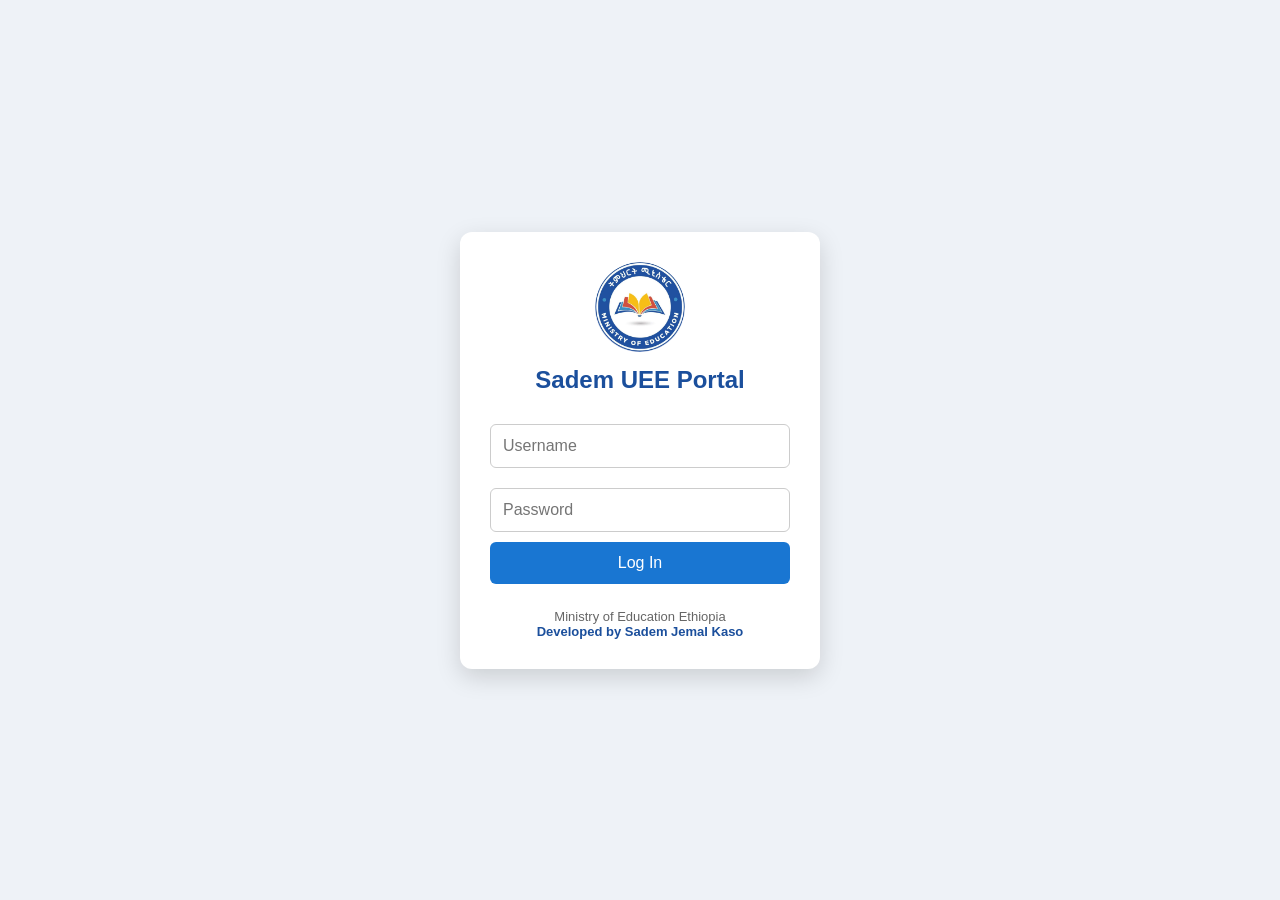
<file: index.html>
<!DOCTYPE html>
<html lang="en">
<head>
<meta charset="UTF-8">
<meta name="viewport" content="width=device-width, initial-scale=1.0">
<title>Sadem UEE Portal</title>

<style>
*{
    margin:0;
    padding:0;
    box-sizing:border-box;
    font-family:Arial,Helvetica,sans-serif;
}

body{
    background:#eef2f7;
    display:flex;
    justify-content:center;
    align-items:center;
    height:100vh;
}

.login-box{
    width:360px;
    background:white;
    border-radius:12px;
    padding:30px;
    text-align:center;
    box-shadow:0 8px 25px rgba(0,0,0,.15);
}

.logo{
    width:90px;
    height:90px;
    border-radius:50%;
    margin-bottom:10px;
}

h2{
    color:#1b4f9c;
    margin-bottom:20px;
}

input{
    width:100%;
    padding:12px;
    margin:10px 0;
    border:1px solid #ccc;
    border-radius:6px;
    font-size:16px;
}

button{
    width:100%;
    padding:12px;
    background:#1976d2;
    color:white;
    border:none;
    border-radius:6px;
    font-size:16px;
    cursor:pointer;
}

button:hover{
    background:#1259a7;
}

.footer{
    margin-top:25px;
    font-size:13px;
    color:#666;
}

.footer b{
    color:#1b4f9c;
}
</style>

</head>

<body>
<div class="login-box">

    <img src="images/logo.jpg" class="logo" alt="MOE Logo">

    <h2>Sadem UEE Portal</h2>

   <input type="text" id="username" placeholder="Username">

<input type="password" id="password" placeholder="Password">

<button onclick="login()">Log In</button>

    <div class="footer">
        <p>Ministry of Education Ethiopia</p>
        <b>Developed by Sadem Jemal Kaso</b>
    </div>

</div>

</div>
<script>
function login() {
    const username = document.getElementById("username").value;
    const password = document.getElementById("password").value;

    if (username === "sadem" && password === "40712972") {
        window.location.href = "dashboard.html";
    } else {
        alert("Invalid Username or Password!");
    }
}
</script>
</body>
</html>
</file>
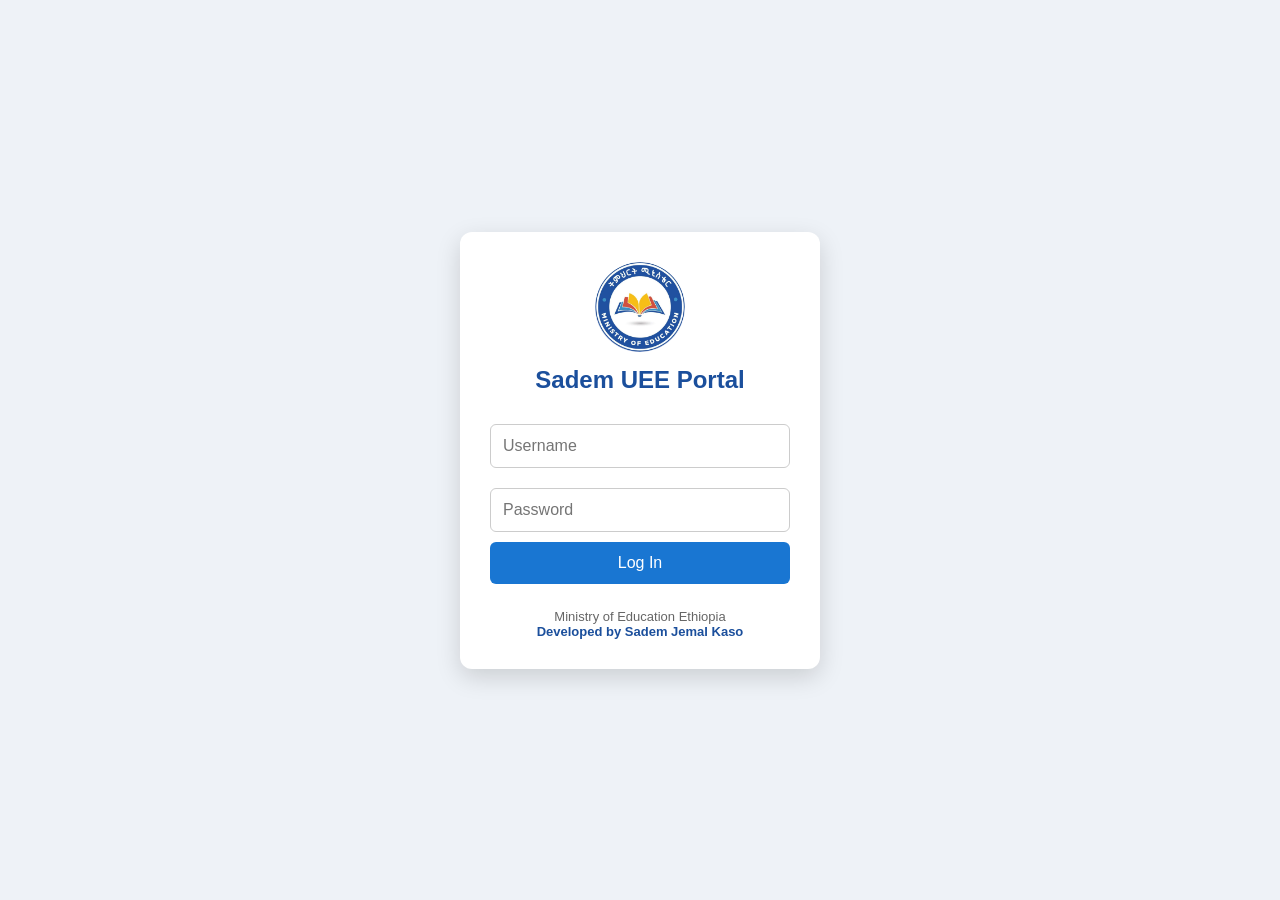
<file: mathemathics/index.html>
<!DOCTYPE html>
<html lang="en">
<head>
<meta charset="UTF-8">
<meta name="viewport" content="width=device-width, initial-scale=1.0">
<title>Sadem UEE Portal</title>

<style>
*{
    margin:0;
    padding:0;
    box-sizing:border-box;
    font-family:Arial,Helvetica,sans-serif;
}

body{
    background:#eef2f7;
    display:flex;
    justify-content:center;
    align-items:center;
    height:100vh;
}

.login-box{
    width:360px;
    background:white;
    border-radius:12px;
    padding:30px;
    text-align:center;
    box-shadow:0 8px 25px rgba(0,0,0,.15);
}

.logo{
    width:90px;
    height:90px;
    border-radius:50%;
    margin-bottom:10px;
}

h2{
    color:#1b4f9c;
    margin-bottom:20px;
}

input{
    width:100%;
    padding:12px;
    margin:10px 0;
    border:1px solid #ccc;
    border-radius:6px;
    font-size:16px;
}

button{
    width:100%;
    padding:12px;
    background:#1976d2;
    color:white;
    border:none;
    border-radius:6px;
    font-size:16px;
    cursor:pointer;
}

button:hover{
    background:#1259a7;
}

.footer{
    margin-top:25px;
    font-size:13px;
    color:#666;
}

.footer b{
    color:#1b4f9c;
}
</style>

</head>

<body>
<div class="login-box">

    <img src="images/logo.jpg" class="logo" alt="MOE Logo">

    <h2>Sadem UEE Portal</h2>

   <input type="text" id="username" placeholder="Username">

<input type="password" id="password" placeholder="Password">

<button onclick="login()">Log In</button>

    <div class="footer">
        <p>Ministry of Education Ethiopia</p>
        <b>Developed by Sadem Jemal Kaso</b>
    </div>

</div>

</div>
<script>
function login() {
    const username = document.getElementById("username").value;
    const password = document.getElementById("password").value;

    if (username === "sadem" && password === "40712972") {
        window.location.href = "dashboard.html";
    } else {
        alert("Invalid Username or Password!");
    }
}
</script>
</body>
</html>
</file>
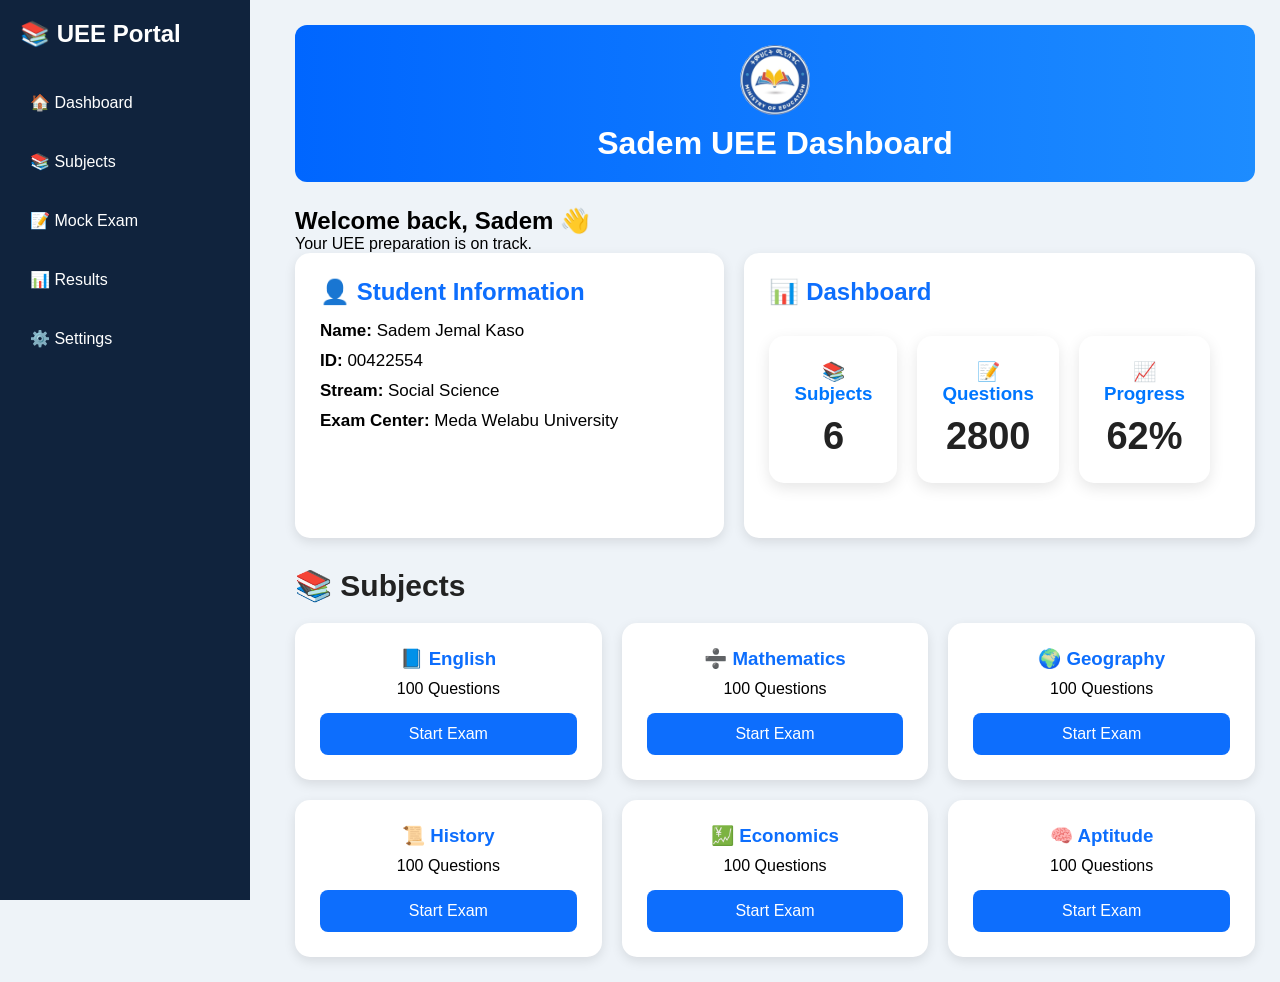
<file: dashboard.html>
<!DOCTYPE html>
<html lang="en">

<head>
<meta charset="UTF-8">
<meta name="viewport" content="width=device-width, initial-scale=1.0">
<title>Sadem UEE Dashboard</title>
<link rel="stylesheet" href="style.css">
</head>

<body>

<div class="sidebar">
    <h2>📚 UEE Portal</h2>

    <ul>
        <li>🏠 Dashboard</li>
        <li>📚 Subjects</li>
        <li>📝 Mock Exam</li>
        <li>📊 Results</li>
        <li>⚙️ Settings</li>
    </ul>
</div>

<div class="main">

<div class="header">

<img src="images/logo.jpg" class="logo" alt="UEE Logo">

<h1>Sadem UEE Dashboard</h1>

</div>

<h2>Welcome back, Sadem 👋</h2>
<p>Your UEE preparation is on track.</p>

<div class="top-cards">

<div class="card">

<h2>👤 Student Information</h2>

<p><b>Name:</b> Sadem Jemal Kaso</p>
<p><b>ID:</b> 00422554</p>
<p><b>Stream:</b> Social Science</p>
<p><b>Exam Center:</b> Meda Welabu University</p>

</div>

<div class="card">

<h2>📊 Dashboard</h2>

<div class="stats">

<div class="stat-card">
<h3>📚 Subjects</h3>
<h1>6</h1>
</div>

<div class="stat-card">
<h3>📝 Questions</h3>
<h1>2800</h1>
</div>

<div class="stat-card">
<h3>📈 Progress</h3>
<h1>62%</h1>
</div>

</div>

</div>

</div>

<h2 class="subject-title">📚 Subjects</h2>

<div class="subjects">

<div class="subject-card">
<h3>📘 English</h3>
<p>100 Questions</p>
<a href="exam/exam.html">
<button>Start Exam</button>
</a>
</div>

<div class="subject-card">
<h3>➗ Mathematics</h3>
<p>100 Questions</p>
<a href="mathematics/exam.html">
<button>Start Exam</button>
</a>
</div>

<div class="subject-card">
<h3>🌍 Geography</h3>
<p>100 Questions</p>
<a href="geography/exam.html">
<button>Start Exam</button>
</a>
</div>

<div class="subject-card">
<h3>📜 History</h3>
<p>100 Questions</p>
<a href="history/exam.html">
<button>Start Exam</button>
</a>
</div>

<div class="subject-card">
<h3>💹 Economics</h3>
<p>100 Questions</p>
<a href="economics/exam.html">
<button>Start Exam</button>
</a>
</div>

<div class="subject-card">
<h3>🧠 Aptitude</h3>
<p>100 Questions</p>
<a href="aptitude/exam.html">
<button>Start Exam</button>
</a>
</div>

</div>

</div>

</body>
</html>
</file>
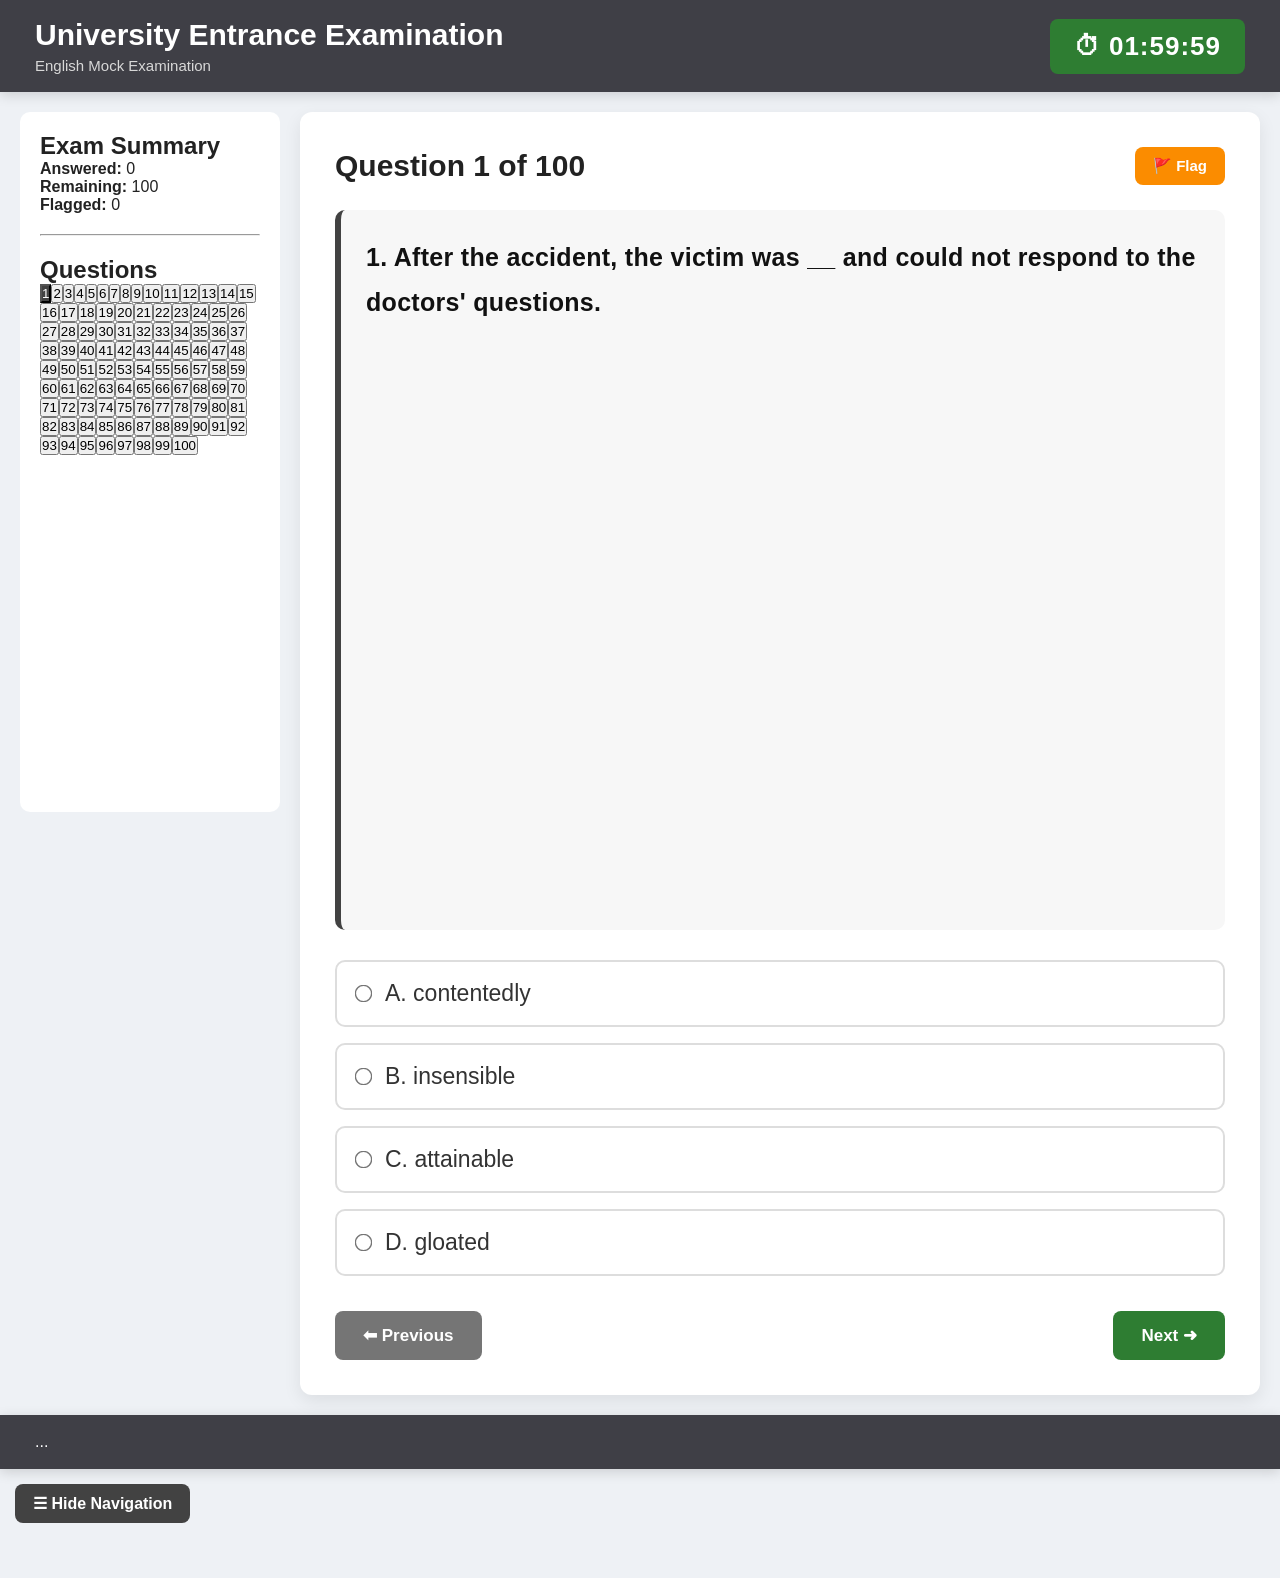
<file: exam.html>
<!DOCTYPE html>
<html lang="en">

<head>

<meta charset="UTF-8">

<meta name="viewport" content="width=device-width, initial-scale=1.0">

<title>UEE Mock Examination</title>

<link rel="stylesheet" href="exam.css">

</head>

<body>

<!-- HEADER -->

<div class="header">

<div>

<h1>University Entrance Examination</h1>

<p>English Mock Examination</p>

</div>

<div class="timer">

⏱ <span id="timer">02:00:00</span>

</div>

</div>


<!-- MAIN -->

<div class="container">


<!-- SIDEBAR -->

<div class="sidebar">

<h2>Exam Summary</h2>

<p><b>Answered:</b> <span id="answered">0</span></p>

<p><b>Remaining:</b> <span id="remaining">100</span></p>

<p><b>Flagged:</b> <span id="flagged">0</span></p>

<hr style="margin:20px 0;">

<h2>Questions</h2>

<div id="questionNumbers" class="question-grid">

<!-- Question buttons created by JavaScript -->

</div>

</div>


<!-- QUESTION PANEL -->

<div class="question-panel">
    <!-- QUESTION HEADER -->

<div class="question-header">

<h2 id="questionNumber">
Question 1 of 100
</h2>

<button class="flag-btn" onclick="toggleFlag()">
🚩 Flag
</button>

</div>


<!-- QUESTION -->

<div class="question-box">

<div class="question" id="questionText">

Question will appear here...

</div>

</div>


<!-- OPTIONS -->

<label class="option">

<input type="radio" name="answer" value="0">

<span id="option0">Option A</span>

</label>


<label class="option">

<input type="radio" name="answer" value="1">

<span id="option1">Option B</span>

</label>


<label class="option">

<input type="radio" name="answer" value="2">

<span id="option2">Option C</span>

</label>


<label class="option">

<input type="radio" name="answer" value="3">

<span id="option3">Option D</span>

</label>


<!-- NAVIGATION -->

<div class="navigation">

<button class="prev-btn" onclick="previousQuestion()">
⬅ Previous
</button>

<div>

<button class="finish-btn" id="finishBtn" onclick="finishExam()">
Finish Exam
</button>

<button class="next-btn" id="nextBtn" onclick="nextQuestion()">
Next ➜
</button>

</div>

</div>

</div>

</div>

<script src="questions.js"></script>

<script src="exam.js"></script>

</body>
<body>

<div class="header">
    ...
</div>

<button id="toggleNav" onclick="toggleSidebar()">
☰ Hide Navigation
</button>

<div class="container">
</html>
</file>
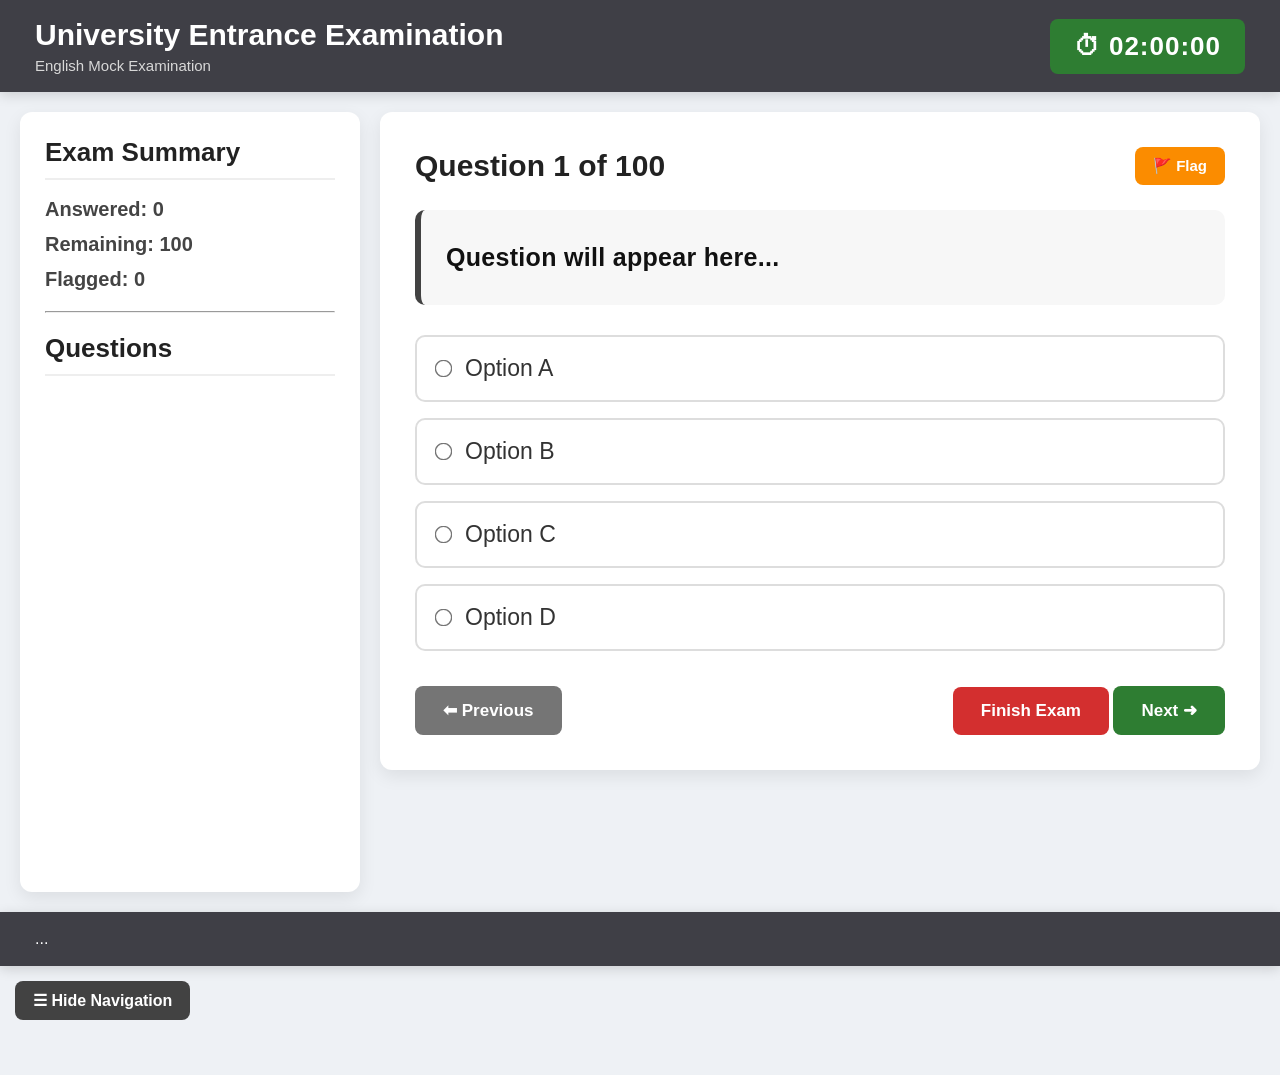
<file: economics/exam.html>
<!DOCTYPE html>
<html lang="en">

<head>

<meta charset="UTF-8">

<meta name="viewport" content="width=device-width, initial-scale=1.0">

<title>UEE Mock Examination</title>

<link rel="stylesheet" href="exam.css">

</head>

<body>

<!-- HEADER -->

<div class="header">

<div>

<h1>University Entrance Examination</h1>

<p>English Mock Examination</p>

</div>

<div class="timer">

⏱ <span id="timer">02:00:00</span>

</div>

</div>


<!-- MAIN -->

<div class="container">


<!-- SIDEBAR -->

<div class="sidebar">

<h2>Exam Summary</h2>

<p><b>Answered:</b> <span id="answered">0</span></p>

<p><b>Remaining:</b> <span id="remaining">100</span></p>

<p><b>Flagged:</b> <span id="flagged">0</span></p>

<hr style="margin:20px 0;">

<h2>Questions</h2>

<div id="questionNumbers" class="question-grid">

<!-- Question buttons created by JavaScript -->

</div>

</div>


<!-- QUESTION PANEL -->

<div class="question-panel">
    <!-- QUESTION HEADER -->

<div class="question-header">

<h2 id="questionNumber">
Question 1 of 100
</h2>

<button class="flag-btn" onclick="toggleFlag()">
🚩 Flag
</button>

</div>


<!-- QUESTION -->

<div class="question-box">

<div class="question" id="questionText">

Question will appear here...

</div>

</div>


<!-- OPTIONS -->

<label class="option">

<input type="radio" name="answer" value="0">

<span id="option0">Option A</span>

</label>


<label class="option">

<input type="radio" name="answer" value="1">

<span id="option1">Option B</span>

</label>


<label class="option">

<input type="radio" name="answer" value="2">

<span id="option2">Option C</span>

</label>


<label class="option">

<input type="radio" name="answer" value="3">

<span id="option3">Option D</span>

</label>


<!-- NAVIGATION -->

<div class="navigation">

<button class="prev-btn" onclick="previousQuestion()">
⬅ Previous
</button>

<div>

<button class="finish-btn" id="finishBtn" onclick="finishExam()">
Finish Exam
</button>

<button class="next-btn" id="nextBtn" onclick="nextQuestion()">
Next ➜
</button>

</div>

</div>

</div>

</div>

<script src="questions.js"></script>

<script src="exam.js"></script>

</body>
<body>

<div class="header">
    ...
</div>

<button id="toggleNav" onclick="toggleSidebar()">
☰ Hide Navigation
</button>

<div class="container">
</html>
</file>
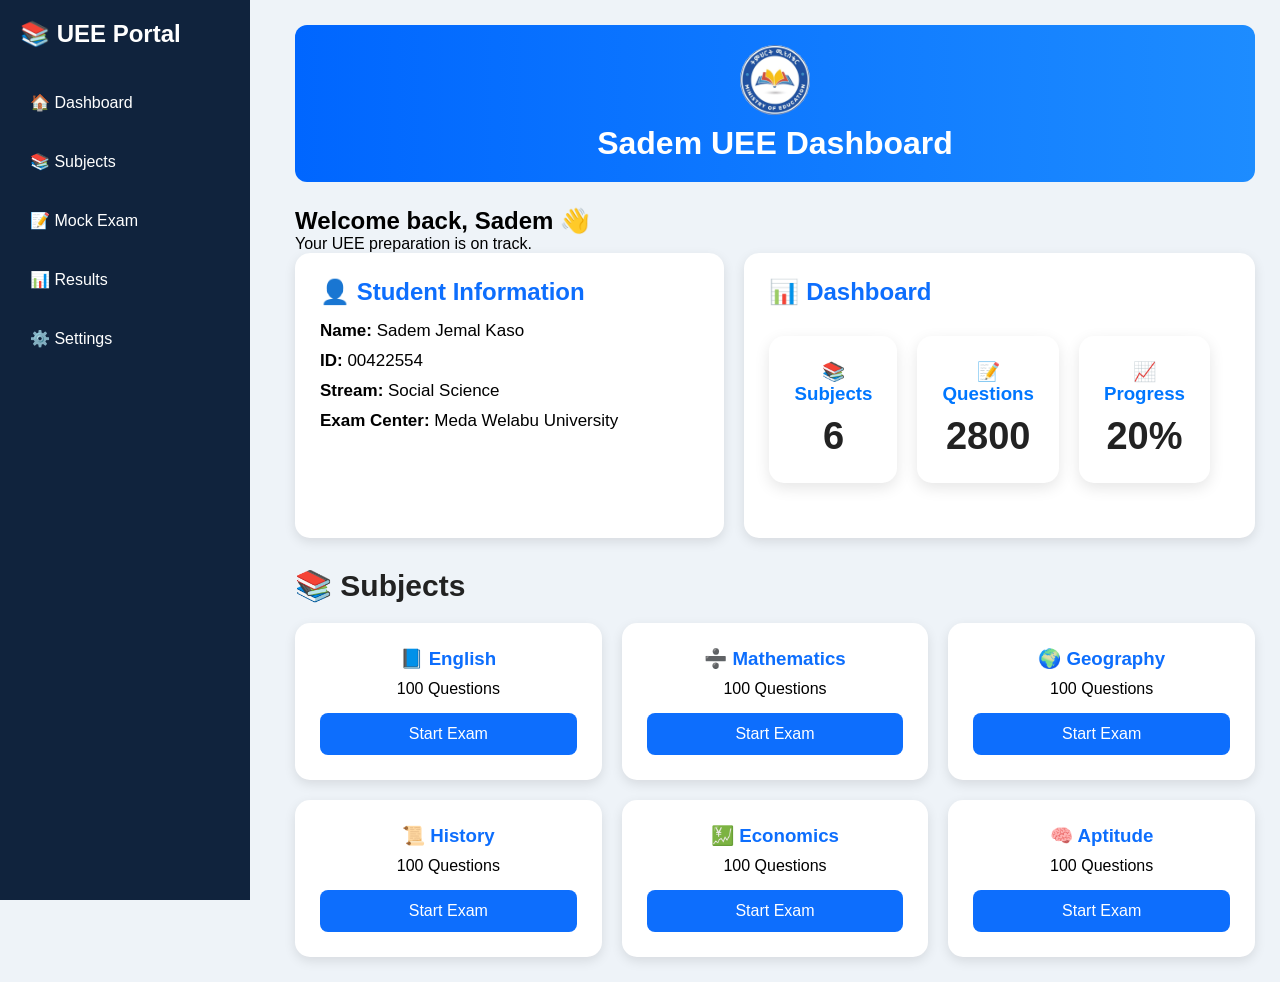
<file: mathemathics/dashboard.html>
<!DOCTYPE html>
<html lang="en">

<head>
<meta charset="UTF-8">
<meta name="viewport" content="width=device-width, initial-scale=1.0">
<title>Sadem UEE Dashboard</title>
<link rel="stylesheet" href="style.css">
</head>

<body>

<div class="sidebar">
    <h2>📚 UEE Portal</h2>

    <ul>
        <li>🏠 Dashboard</li>
        <li>📚 Subjects</li>
        <li>📝 Mock Exam</li>
        <li>📊 Results</li>
        <li>⚙️ Settings</li>
    </ul>
</div>

<div class="main">

<div class="header">

<img src="images/logo.jpg" class="logo" alt="UEE Logo">

<h1>Sadem UEE Dashboard</h1>

</div>

<h2>Welcome back, Sadem 👋</h2>
<p>Your UEE preparation is on track.</p>

<div class="top-cards">

<div class="card">

<h2>👤 Student Information</h2>

<p><b>Name:</b> Sadem Jemal Kaso</p>
<p><b>ID:</b> 00422554</p>
<p><b>Stream:</b> Social Science</p>
<p><b>Exam Center:</b> Meda Welabu University</p>

</div>

<div class="card">

<h2>📊 Dashboard</h2>

<div class="stats">

<div class="stat-card">
<h3>📚 Subjects</h3>
<h1>6</h1>
</div>

<div class="stat-card">
<h3>📝 Questions</h3>
<h1>2800</h1>
</div>

<div class="stat-card">
<h3>📈 Progress</h3>
<h1>20%</h1>
</div>

</div>

</div>

</div>

<h2 class="subject-title">📚 Subjects</h2>

<div class="subjects">

<div class="subject-card">
<h3>📘 English</h3>
<p>100 Questions</p>
<a href="exam/exam.html">
<button>Start Exam</button>
</a>
</div>

<div class="subject-card">
<h3>➗ Mathematics</h3>
<p>100 Questions</p>
<a href="mathematics/exam.html">
<button>Start Exam</button>
</a>
</div>

<div class="subject-card">
<h3>🌍 Geography</h3>
<p>100 Questions</p>
<a href="geography/exam.html">
<button>Start Exam</button>
</a>
</div>

<div class="subject-card">
<h3>📜 History</h3>
<p>100 Questions</p>
<a href="history/exam.html">
<button>Start Exam</button>
</a>
</div>

<div class="subject-card">
<h3>💹 Economics</h3>
<p>100 Questions</p>
<a href="economics/exam.html">
<button>Start Exam</button>
</a>
</div>

<div class="subject-card">
<h3>🧠 Aptitude</h3>
<p>100 Questions</p>
<a href="aptitude/exam.html">
<button>Start Exam</button>
</a>
</div>

</div>

</div>

</body>
</html>
</file>
<file: style.css>
*{
    margin:0;
    padding:0;
    box-sizing:border-box;
    font-family:Arial,sans-serif;
}

body{
    background:#eef3f8;
}

.sidebar{
    position:fixed;
    left:0;
    top:0;
    width:250px;
    height:100%;
    background:#10233d;
    color:white;
    padding:20px;
}

.sidebar h2{
    margin-bottom:30px;
}

.sidebar ul{
    list-style:none;
}

.sidebar ul li{
    padding:15px 10px;
    cursor:pointer;
    border-radius:8px;
    margin-bottom:10px;
}

.sidebar ul li:hover{
    background:#1d3b63;
}

.main{
    margin-left:270px;
    padding:25px;
}

.header{
    background:linear-gradient(to right,#0066ff,#1d8cff);
    color:white;
    text-align:center;
    padding:20px;
    border-radius:12px;
    margin-bottom:25px;
}

.welcome{
    margin-bottom:25px;
}

.top-cards{
    display:grid;
    grid-template-columns:2fr 1fr;
    gap:20px;
    margin-bottom:30px;
}

.card{
    background:white;
    border-radius:15px;
    padding:25px;
    box-shadow:0 4px 12px rgba(0,0,0,.1);
}

.card h2{
    color:#0d6efd;
    margin-bottom:15px;
}

.card p{
    margin:10px 0;
    font-size:17px;
}

.subject-title{
    font-size:30px;
    margin-bottom:20px;
    color:#222;
}

.subjects{
    display:grid;
    grid-template-columns:repeat(3,1fr);
    gap:20px;
}

.subject-card{
    background:white;
    border-radius:15px;
    padding:25px;
    text-align:center;
    box-shadow:0 4px 12px rgba(0,0,0,.1);
    transition:.3s;
}

.subject-card:hover{
    transform:translateY(-8px);
    box-shadow:0 10px 20px rgba(0,0,0,.15);
}

.subject-card h3{
    color:#0d6efd;
    margin-bottom:10px;
}

.subject-card p{
    margin-bottom:15px;
}

.subject-card button{
    width:100%;
    padding:12px;
    background:#0d6efd;
    color:white;
    border:none;
    border-radius:8px;
    font-size:16px;
    cursor:pointer;
}

.subject-card button:hover{
    background:#084298;
}
.stats{
    display:grid;
    grid-template-columns:repeat(4,1fr);
    gap:20px;
    margin:30px 0;
}

.stat-card{
    background:white;
    border-radius:15px;
    padding:25px;
    text-align:center;
    box-shadow:0 5px 15px rgba(0,0,0,.1);
    transition:.3s;
}

.stat-card:hover{
    transform:translateY(-6px);
    box-shadow:0 10px 25px rgba(0,0,0,.2);
}

.stat-card h3{
    color:#0077ff;
    margin-bottom:10px;
}

.stat-card h1{
    font-size:38px;
    color:#222;
}
.logo{
    width:70px;
    height:70px;
    border-radius:50%;
    display:block;
    margin:0 auto 10px;
}

.header{
    text-align:center;
}
.footer{
    margin-top:20px;
    text-align:center;
    color:#666;
    font-size:14px;
}

.footer b{
    color:#1976d2;
    display:block;
    margin-top:8px;
}
</file>
<file: exam.css>
/* ==========================================
   UEE CBT SYSTEM
   exam.css
   Part 1
========================================== */

*{
    margin:0;
    padding:0;
    box-sizing:border-box;
    font-family:Arial,Helvetica,sans-serif;
}

body{
    background:#eef1f5;
    color:#222;
}

/* HEADER */

.header{
    background:#3f3f46;
    color:#fff;
    display:flex;
    justify-content:space-between;
    align-items:center;
    padding:18px 35px;
    box-shadow:0 3px 12px rgba(0,0,0,.15);
}

.header h1{
    font-size:30px;
    font-weight:700;
}

.header p{
    margin-top:5px;
    color:#d8d8d8;
    font-size:15px;
}

/* TIMER */

.timer{
    background:#2e7d32;
    color:white;
    padding:12px 24px;
    border-radius:8px;
    font-size:26px;
    font-weight:bold;
    letter-spacing:1px;
}

/* MAIN LAYOUT */

.container{
    display:flex;
    gap:20px;
    padding:20px;
    align-items:flex-start;
}

/* SIDEBAR */

.container{
    display:flex;
    align-items:flex-start;
    gap:20px;
}

.sidebar{
    width:260px;
    height:700px;
    overflow-y:auto;
}

.question-box{
    flex:1;
    height:700px;
}.sidebar{
    width:260px;
    height:700px;
    overflow-y:auto;
    background:#fff;
    border-radius:10px;
    padding:20px;
}

.container{
    display: flex;
    gap: 20px;
    align-items: flex-start;
}
.question-box{
    flex: 1;
    min-height: 80vh;
}

.question-grid button:hover{
    background:#616161;
    color:white;
}

/* NAVIGATOR COLORS */

.current{
    background:#424242!important;
    color:white!important;
}

.answered{
    background:#43a047!important;
    color:white!important;
}

.flagged{
    background:#fb8c00!important;
    color:white!important;
}
/* ==========================================
   QUESTION PANEL
========================================== */

.question-panel{
    flex:1;
    background:white;
    border-radius:12px;
    padding:35px;
    box-shadow:0 6px 18px rgba(0,0,0,.08);
}

/* QUESTION HEADER */

.question-header{
    display:flex;
    justify-content:space-between;
    align-items:center;
    margin-bottom:25px;
}

#questionNumber{
    font-size:30px;
    font-weight:700;
    color:#222;
}

/* QUESTION BOX */

.question-box{
    background:#f7f7f7;
    border-left:6px solid #424242;
    border-radius:10px;
    padding:25px;
    margin-bottom:30px;
}

.question{
    font-size:25px;
    font-weight:800;
    color:#111;
    line-height:1.8;
    letter-spacing:.3px;
}

/* OPTIONS */

.option{
    display:flex;
    align-items:center;
    background:white;
    border:2px solid #dddddd;
    border-radius:10px;
    padding:18px 20px;
    margin-bottom:16px;
    cursor:pointer;
    transition:.25s;
    font-size:23px;
    font-weight:500;
    color:#333;
}

.option:hover{
    background:#f5f5f5;
    border-color:#666;
}

.option input{
    margin-right:15px;
    transform:scale(1.35);
}

/* FLAG BUTTON */

.flag-btn{
    background:#fb8c00;
    color:white;
    border:none;
    padding:10px 18px;
    border-radius:8px;
    cursor:pointer;
    font-size:15px;
    font-weight:bold;
    transition:.25s;
}

.flag-btn:hover{
    background:#ef6c00;
}

/* NAVIGATION */

.navigation{
    display:flex;
    justify-content:space-between;
    align-items:center;
    margin-top:35px;
}

.navigation button{
    border:none;
    border-radius:8px;
    padding:14px 28px;
    font-size:17px;
    font-weight:bold;
    cursor:pointer;
    transition:.25s;
}

.prev-btn{
    background:#757575;
    color:white;
}

.prev-btn:hover{
    background:#616161;
}

.next-btn{
    background:#2e7d32;
    color:white;
}

.next-btn:hover{
    background:#1b5e20;
}

.finish-btn{
    background:#d32f2f;
    color:white;
}

.finish-btn:hover{
    background:#b71c1c;
}

/* RESPONSIVE */

@media(max-width:900px){

.container{
    flex-direction:column;
}

.sidebar{
    width:100%;
    height:auto;
}

.question-panel{
    width:100%;
}

.question{
    font-size:26px;
}

.option{
    font-size:18px;
}

.timer{
    font-size:20px;
}

.header{
    flex-direction:column;
    gap:15px;
    text-align:center;
}

}
#toggleNav{
    margin:15px;
    padding:10px 18px;
    background:#424242;
    color:white;
    border:none;
    border-radius:8px;
    cursor:pointer;
    font-size:16px;
    font-weight:bold;
}

#toggleNav:hover{
    background:#212121;
}
@media (max-width: 768px){

    .container{
        flex-direction: column;
    }

    .sidebar{
        width:100%;
    }

    .question-box{
        width:100%;
    }

    .question-grid{
        display:grid;
        grid-template-columns:repeat(5,1fr);
    }
}
</file>
<file: economics/exam.css>
/* ==========================================
   UEE CBT SYSTEM
   exam.css
   Part 1
========================================== */

*{
    margin:0;
    padding:0;
    box-sizing:border-box;
    font-family:Arial,Helvetica,sans-serif;
}

body{
    background:#eef1f5;
    color:#222;
}

/* HEADER */

.header{
    background:#3f3f46;
    color:#fff;
    display:flex;
    justify-content:space-between;
    align-items:center;
    padding:18px 35px;
    box-shadow:0 3px 12px rgba(0,0,0,.15);
}

.header h1{
    font-size:30px;
    font-weight:700;
}

.header p{
    margin-top:5px;
    color:#d8d8d8;
    font-size:15px;
}

/* TIMER */

.timer{
    background:#2e7d32;
    color:white;
    padding:12px 24px;
    border-radius:8px;
    font-size:26px;
    font-weight:bold;
    letter-spacing:1px;
}

/* MAIN LAYOUT */

.container{
    display:flex;
    gap:20px;
    padding:20px;
    align-items:flex-start;
}

/* SIDEBAR */

.sidebar{
    width:340px;
    background:white;
    border-radius:12px;
    padding:25px;
    box-shadow:0 6px 18px rgba(0,0,0,.08);
    height:calc(100vh - 120px);
    overflow-y:auto;
}

.sidebar h2{
    color:#222;
    font-size:26px;
    margin-bottom:18px;
    border-bottom:2px solid #eee;
    padding-bottom:10px;
}

.sidebar p{
    font-size:20px;
    margin:12px 0;
    font-weight:600;
    color:#444;
}

/* QUESTION NAVIGATOR */

.question-grid{
    display:grid;
    grid-template-columns:repeat(5,1fr);
    gap:10px;
    margin-top:20px;
}

.question-grid button{
    width:48px;
    height:48px;
    border:none;
    border-radius:8px;
    background:#e0e0e0;
    color:#222;
    font-size:16px;
    font-weight:bold;
    cursor:pointer;
    transition:.25s;
}

.question-grid button:hover{
    background:#616161;
    color:white;
}

/* NAVIGATOR COLORS */

.current{
    background:#424242!important;
    color:white!important;
}

.answered{
    background:#43a047!important;
    color:white!important;
}

.flagged{
    background:#fb8c00!important;
    color:white!important;
}
/* ==========================================
   QUESTION PANEL
========================================== */

.question-panel{
    flex:1;
    background:white;
    border-radius:12px;
    padding:35px;
    box-shadow:0 6px 18px rgba(0,0,0,.08);
}

/* QUESTION HEADER */

.question-header{
    display:flex;
    justify-content:space-between;
    align-items:center;
    margin-bottom:25px;
}

#questionNumber{
    font-size:30px;
    font-weight:700;
    color:#222;
}

/* QUESTION BOX */

.question-box{
    background:#f7f7f7;
    border-left:6px solid #424242;
    border-radius:10px;
    padding:25px;
    margin-bottom:30px;
}

.question{
    font-size:25px;
    font-weight:800;
    color:#111;
    line-height:1.8;
    letter-spacing:.3px;
}

/* OPTIONS */

.option{
    display:flex;
    align-items:center;
    background:white;
    border:2px solid #dddddd;
    border-radius:10px;
    padding:18px 20px;
    margin-bottom:16px;
    cursor:pointer;
    transition:.25s;
    font-size:23px;
    font-weight:500;
    color:#333;
}

.option:hover{
    background:#f5f5f5;
    border-color:#666;
}

.option input{
    margin-right:15px;
    transform:scale(1.35);
}

/* FLAG BUTTON */

.flag-btn{
    background:#fb8c00;
    color:white;
    border:none;
    padding:10px 18px;
    border-radius:8px;
    cursor:pointer;
    font-size:15px;
    font-weight:bold;
    transition:.25s;
}

.flag-btn:hover{
    background:#ef6c00;
}

/* NAVIGATION */

.navigation{
    display:flex;
    justify-content:space-between;
    align-items:center;
    margin-top:35px;
}

.navigation button{
    border:none;
    border-radius:8px;
    padding:14px 28px;
    font-size:17px;
    font-weight:bold;
    cursor:pointer;
    transition:.25s;
}

.prev-btn{
    background:#757575;
    color:white;
}

.prev-btn:hover{
    background:#616161;
}

.next-btn{
    background:#2e7d32;
    color:white;
}

.next-btn:hover{
    background:#1b5e20;
}

.finish-btn{
    background:#d32f2f;
    color:white;
}

.finish-btn:hover{
    background:#b71c1c;
}

/* RESPONSIVE */

@media(max-width:900px){

.container{
    flex-direction:column;
}

.sidebar{
    width:100%;
    height:auto;
}

.question-panel{
    width:100%;
}

.question{
    font-size:26px;
}

.option{
    font-size:18px;
}

.timer{
    font-size:20px;
}

.header{
    flex-direction:column;
    gap:15px;
    text-align:center;
}

}
#toggleNav{
    margin:15px;
    padding:10px 18px;
    background:#424242;
    color:white;
    border:none;
    border-radius:8px;
    cursor:pointer;
    font-size:16px;
    font-weight:bold;
}

#toggleNav:hover{
    background:#212121;
}
</file>
<file: mathemathics/style.css>
*{
    margin:0;
    padding:0;
    box-sizing:border-box;
    font-family:Arial,sans-serif;
}

body{
    background:#eef3f8;
}

.sidebar{
    position:fixed;
    left:0;
    top:0;
    width:250px;
    height:100%;
    background:#10233d;
    color:white;
    padding:20px;
}

.sidebar h2{
    margin-bottom:30px;
}

.sidebar ul{
    list-style:none;
}

.sidebar ul li{
    padding:15px 10px;
    cursor:pointer;
    border-radius:8px;
    margin-bottom:10px;
}

.sidebar ul li:hover{
    background:#1d3b63;
}

.main{
    margin-left:270px;
    padding:25px;
}

.header{
    background:linear-gradient(to right,#0066ff,#1d8cff);
    color:white;
    text-align:center;
    padding:20px;
    border-radius:12px;
    margin-bottom:25px;
}

.welcome{
    margin-bottom:25px;
}

.top-cards{
    display:grid;
    grid-template-columns:2fr 1fr;
    gap:20px;
    margin-bottom:30px;
}

.card{
    background:white;
    border-radius:15px;
    padding:25px;
    box-shadow:0 4px 12px rgba(0,0,0,.1);
}

.card h2{
    color:#0d6efd;
    margin-bottom:15px;
}

.card p{
    margin:10px 0;
    font-size:17px;
}

.subject-title{
    font-size:30px;
    margin-bottom:20px;
    color:#222;
}

.subjects{
    display:grid;
    grid-template-columns:repeat(3,1fr);
    gap:20px;
}

.subject-card{
    background:white;
    border-radius:15px;
    padding:25px;
    text-align:center;
    box-shadow:0 4px 12px rgba(0,0,0,.1);
    transition:.3s;
}

.subject-card:hover{
    transform:translateY(-8px);
    box-shadow:0 10px 20px rgba(0,0,0,.15);
}

.subject-card h3{
    color:#0d6efd;
    margin-bottom:10px;
}

.subject-card p{
    margin-bottom:15px;
}

.subject-card button{
    width:100%;
    padding:12px;
    background:#0d6efd;
    color:white;
    border:none;
    border-radius:8px;
    font-size:16px;
    cursor:pointer;
}

.subject-card button:hover{
    background:#084298;
}
.stats{
    display:grid;
    grid-template-columns:repeat(4,1fr);
    gap:20px;
    margin:30px 0;
}

.stat-card{
    background:white;
    border-radius:15px;
    padding:25px;
    text-align:center;
    box-shadow:0 5px 15px rgba(0,0,0,.1);
    transition:.3s;
}

.stat-card:hover{
    transform:translateY(-6px);
    box-shadow:0 10px 25px rgba(0,0,0,.2);
}

.stat-card h3{
    color:#0077ff;
    margin-bottom:10px;
}

.stat-card h1{
    font-size:38px;
    color:#222;
}
.logo{
    width:70px;
    height:70px;
    border-radius:50%;
    display:block;
    margin:0 auto 10px;
}

.header{
    text-align:center;
}
.footer{
    margin-top:20px;
    text-align:center;
    color:#666;
    font-size:14px;
}

.footer b{
    color:#1976d2;
    display:block;
    margin-top:8px;
}
</file>
